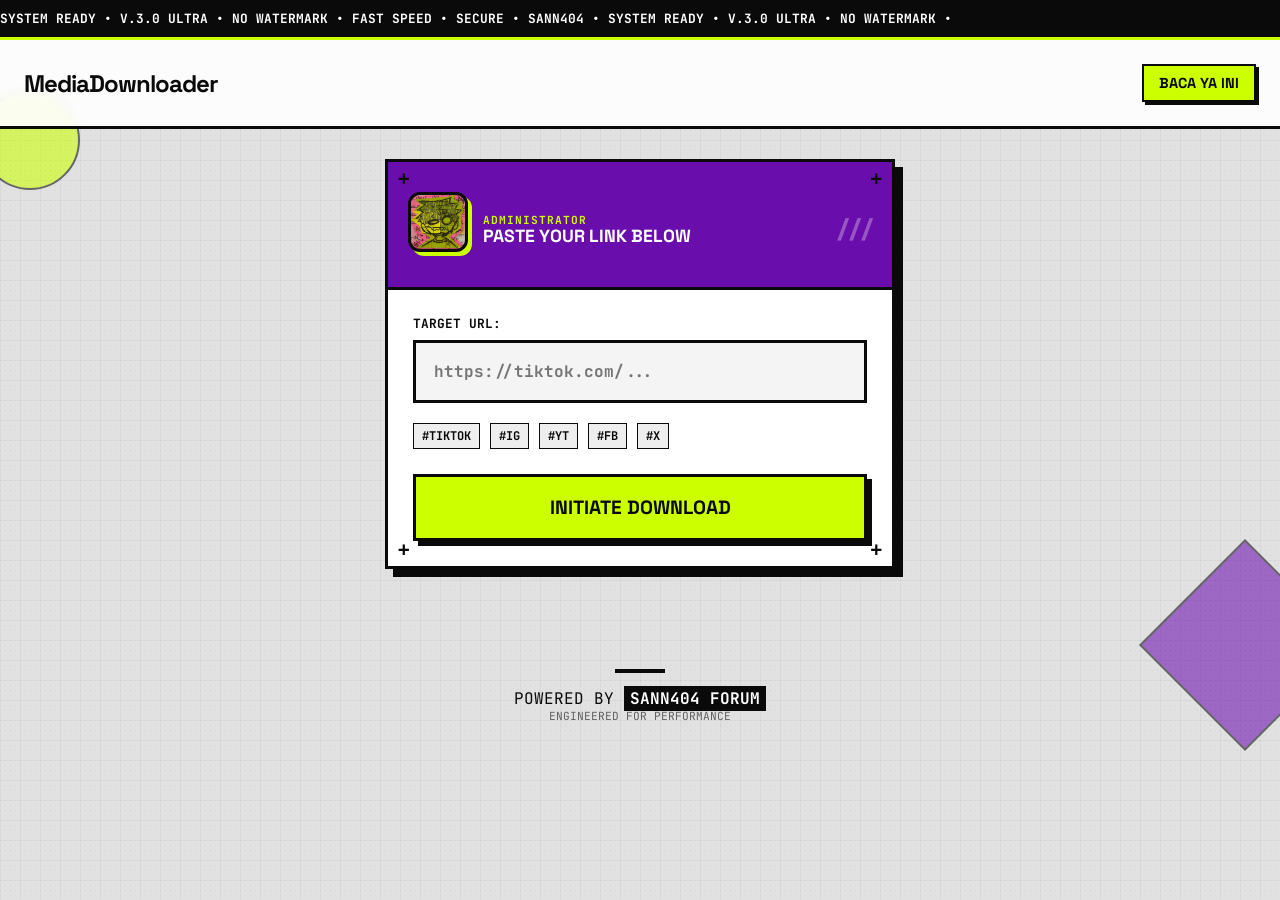
<file: public/index.html>
<!DOCTYPE html>
<html lang="id">
<head>
    <meta charset="UTF-8">
    <meta name="viewport" content="width=device-width, initial-scale=1.0">
    <title>MEDIA DOWNLOADER ULTRA</title>
    <link rel="preconnect" href="https://fonts.googleapis.com">
    <link rel="preconnect" href="https://fonts.gstatic.com" crossorigin>
    <link href="https://fonts.googleapis.com/css2?family=JetBrains+Mono:wght@400;800&family=Space+Grotesk:wght@300;700;900&display=swap" rel="stylesheet">
    <link rel="stylesheet" href="style.css">
</head>
<body>

    <div class="bg-noise"></div>
    <div class="floating-shape shape-1"></div>
    <div class="floating-shape shape-2"></div>

    <div class="marquee-top">
        <div class="marquee-content">
            SYSTEM READY • V.3.0 ULTRA • NO WATERMARK • FAST SPEED • SECURE • SANN404 • SYSTEM READY • V.3.0 ULTRA • NO WATERMARK •
        </div>
    </div>

    <nav class="navbar">
        <div class="brand-container">
            <div class="brand-glitch" data-text="MD-ULTRA">MediaDownloader</div>
        </div>
       
        <a href="docs.html" class="nav-btn">BACA YA INI</a>
    </nav>

    <div class="container">
        
        <div class="cyber-card main-card">
            <div class="screw top-left">+</div>
            <div class="screw top-right">+</div>
            <div class="screw bottom-left">+</div>
            <div class="screw bottom-right">+</div>

            <div class="card-header-visual">
                <div class="profile-section">
                    <img src="63985eb0b043dbf2bcdc175f50acb386.jpg" alt="User Profile" class="avatar-img" id="userAvatar">
                    <div class="profile-info">
                        <span class="user-role">ADMINISTRATOR</span>
                        <span class="user-action">PASTE YOUR LINK BELOW</span>
                    </div>
                </div>
                <div class="decor-lines">///</div>
            </div>
            
            <div class="card-body">
                <div class="input-wrapper">
                    <div class="input-label">TARGET URL:</div>
                    <input type="text" id="urlInput" class="cyber-input" placeholder="https://tiktok.com/..." autocomplete="off">
                    <div class="input-focus-border"></div>
                </div>

                <div class="platform-tags">
                    <span>#TIKTOK</span> <span>#IG</span> <span>#YT</span> <span>#FB</span> <span>#X</span>
                </div>
                
                <button id="downloadBtn" onclick="fetchMedia()" class="cyber-button">
                    <span class="btn-text">INITIATE DOWNLOAD</span>
                    <span class="btn-glare"></span>
                </button>
            </div>
        </div>

        <div id="loading" class="cyber-card hidden" style="text-align: center; padding: 40px;">
            <div class="scanner"></div>
            <p class="blink-text">PROCESSING DATA STREAM...</p>
        </div>

        <div id="error-msg" class="cyber-card error-state hidden">
            <div class="error-header">SYSTEM ERROR</div>
            <div class="error-body" id="error-text"></div>
        </div>

        <div id="result" class="result-stack"></div>

        <footer class="sann-footer">
            <div class="footer-line"></div>
            <p>POWERED BY <span class="sann-highlight">SANN404 FORUM</span></p>
            <p style="font-size: 0.7rem; opacity: 0.6;">ENGINEERED FOR PERFORMANCE</p>
        </footer>

    </div>

    <script src="script.js"></script>
</body>
</html>
</file>
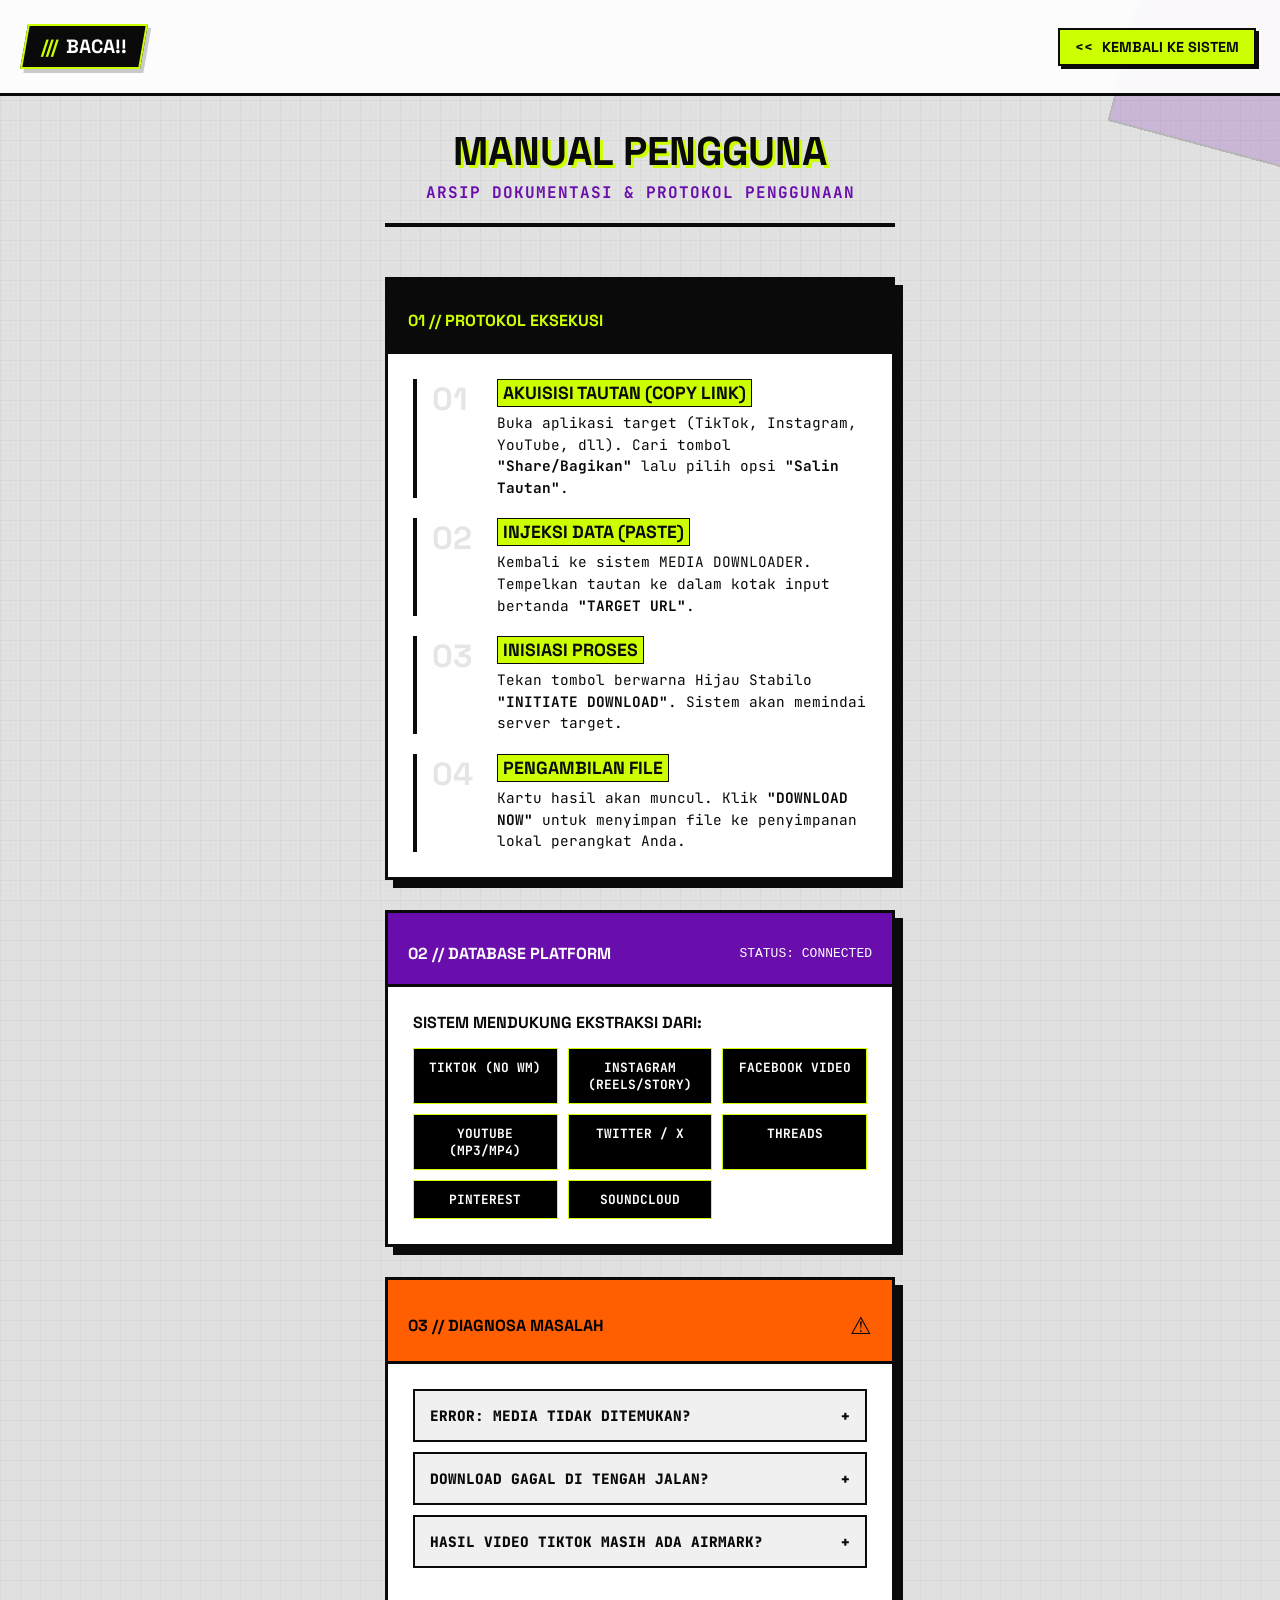
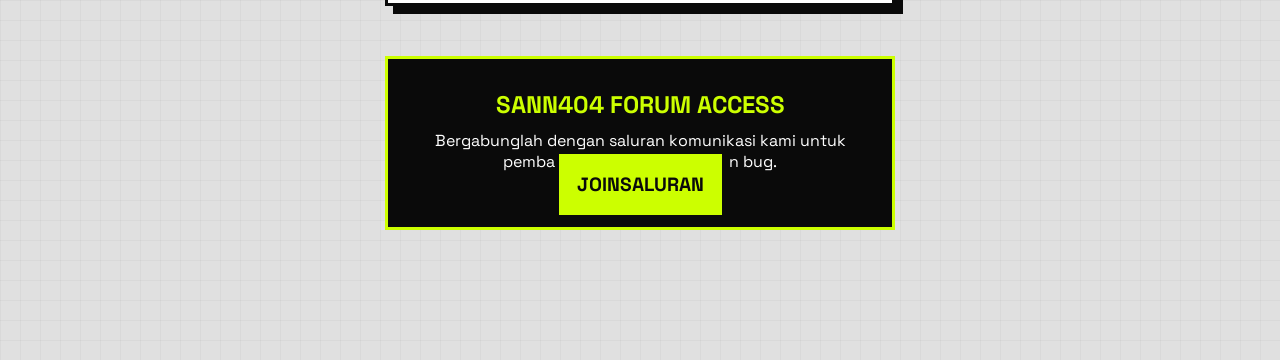
<file: public/docs.html>
<!DOCTYPE html>
<html lang="id">
<head>
    <meta charset="UTF-8">
    <meta name="viewport" content="width=device-width, initial-scale=1.0">
    <title>DOKUMENTASI SISTEM - V3</title>
    <link rel="preconnect" href="https://fonts.googleapis.com">
    <link rel="preconnect" href="https://fonts.gstatic.com" crossorigin>
    <link href="https://fonts.googleapis.com/css2?family=JetBrains+Mono:wght@400;800&family=Space+Grotesk:wght@300;700;900&display=swap" rel="stylesheet">
    <link rel="stylesheet" href="style.css">
</head>
<body>

    <div class="bg-noise"></div>
    <div class="floating-shape shape-doc-1"></div>

    <nav class="navbar">
        <div class="brand-box">
            <div class="brand-icon">///</div>
            <div class="brand-text">BACA!!</div>
        </div>
        
        <a href="index.html" class="nav-btn">
            <span style="margin-right:5px;">&lt;&lt;</span> KEMBALI KE SISTEM
        </a>
    </nav>

    <div class="container docs-container">
        
        <div class="cyber-header">
            <h1>MANUAL PENGGUNA</h1>
            <p>ARSIP DOKUMENTASI & PROTOKOL PENGGUNAAN</p>
            <div class="scan-line"></div>
        </div>

        <div class="cyber-card">
            <div class="card-header-visual" style="background: var(--main-black);">
                <span style="color: var(--accent-secondary); font-weight:900;">01 // PROTOKOL EKSEKUSI</span>
                <span class="status-dot"></span>
            </div>
            
            <div class="card-body">
                <div class="step-list">
                    <div class="step-item">
                        <div class="step-number">01</div>
                        <div class="step-content">
                            <h3>AKUISISI TAUTAN (COPY LINK)</h3>
                            <p>Buka aplikasi target (TikTok, Instagram, YouTube, dll). Cari tombol <strong>"Share/Bagikan"</strong> lalu pilih opsi <strong>"Salin Tautan"</strong>.</p>
                        </div>
                    </div>
                    <div class="step-item">
                        <div class="step-number">02</div>
                        <div class="step-content">
                            <h3>INJEKSI DATA (PASTE)</h3>
                            <p>Kembali ke sistem MEDIA DOWNLOADER. Tempelkan tautan ke dalam kotak input bertanda <strong>"TARGET URL"</strong>.</p>
                        </div>
                    </div>
                    <div class="step-item">
                        <div class="step-number">03</div>
                        <div class="step-content">
                            <h3>INISIASI PROSES</h3>
                            <p>Tekan tombol berwarna Hijau Stabilo <strong>"INITIATE DOWNLOAD"</strong>. Sistem akan memindai server target.</p>
                        </div>
                    </div>
                    <div class="step-item">
                        <div class="step-number">04</div>
                        <div class="step-content">
                            <h3>PENGAMBILAN FILE</h3>
                            <p>Kartu hasil akan muncul. Klik <strong>"DOWNLOAD NOW"</strong> untuk menyimpan file ke penyimpanan lokal perangkat Anda.</p>
                        </div>
                    </div>
                </div>
            </div>
        </div>

        <div class="cyber-card">
            <div class="card-header-visual" style="background: var(--accent-primary);">
                <span style="color: #fff; font-weight:900;">02 // DATABASE PLATFORM</span>
                <div style="color: #fff; font-family: monospace;">STATUS: CONNECTED</div>
            </div>
            <div class="card-body">
                <p style="margin-bottom: 15px; font-weight: bold;">SISTEM MENDUKUNG EKSTRAKSI DARI:</p>
                <div class="platform-grid">
                    <div class="p-item">TIKTOK (NO WM)</div>
                    <div class="p-item">INSTAGRAM (REELS/STORY)</div>
                    <div class="p-item">FACEBOOK VIDEO</div>
                    <div class="p-item">YOUTUBE (MP3/MP4)</div>
                    <div class="p-item">TWITTER / X</div>
                    <div class="p-item">THREADS</div>
                    <div class="p-item">PINTEREST</div>
                    <div class="p-item">SOUNDCLOUD</div>
                </div>
            </div>
        </div>

        <div class="cyber-card error-log-style">
            <div class="card-header-visual" style="background: var(--accent-tertiary);">
                <span style="color: #000; font-weight:900;">03 // DIAGNOSA MASALAH</span>
                <span style="font-size:1.5rem;">⚠</span>
            </div>
            <div class="card-body">
                <details class="faq-box">
                    <summary>ERROR: MEDIA TIDAK DITEMUKAN?</summary>
                    <p>Pastikan akun target tidak diprivat (Private Account). Sistem tidak dapat menembus akun yang dikunci.</p>
                </details>
                <details class="faq-box">
                    <summary>DOWNLOAD GAGAL DI TENGAH JALAN?</summary>
                    <p>Koneksi internet Anda mungkin tidak stabil. Coba refresh halaman dan ulangi proses inisiasi.</p>
                </details>
                <details class="faq-box">
                    <summary>HASIL VIDEO TIKTOK MASIH ADA AIRMARK?</summary>
                    <p>Sistem secara otomatis mencoba mengambil versi 'No Watermark'. Jika gagal, server sumber mungkin sedang maintenance.</p>
                </details>
            </div>
        </div>

        <div class="dev-zone">
            <div class="dev-title">SANN404 FORUM ACCESS</div>
            <p>Bergabunglah dengan saluran komunikasi kami untuk pembaruan sistem & pelaporan bug.</p>
            <a href="https://whatsapp.com/channel/0029Vb6ukqnHQbS4mKP0j80L" target="_blank" class="cyber-button" style="text-align: center; text-decoration: none;">
              JoinSaluran
            </a>
        </div>

    </div>

    <script src="script.js"></script>
</body>
</html>
</file>
<file: public/style.css>
/* --- VARIABLES & PALETTE --- */
:root {
    --bg-color: #e0e0e0;
    --main-black: #0a0a0a;
    --card-bg: #ffffff;
    
    /* PALET WARNA BARU (NO MORE PINK) */
    --accent-primary: #6a0dad;  /* Deep Electric Violet */
    --accent-secondary: #ccff00; /* Toxic Lime */
    --accent-tertiary: #ff5f00;  /* Industrial Orange */
    
    --border-width: 3px;
    --font-head: 'Space Grotesk', sans-serif;
    --font-mono: 'JetBrains Mono', monospace;
}

* { box-sizing: border-box; margin: 0; padding: 0; }

body {
    font-family: var(--font-head);
    background-color: var(--bg-color);
    color: var(--main-black);
    min-height: 100vh;
    overflow-x: hidden;
    padding-bottom: 100px;
    background-image: 
        linear-gradient(rgba(0,0,0,0.03) 1px, transparent 1px),
        linear-gradient(90deg, rgba(0,0,0,0.03) 1px, transparent 1px);
    background-size: 20px 20px;
}

/* --- DECORATION & NOISE --- */
.bg-noise {
    position: fixed; top: 0; left: 0; width: 100%; height: 100%;
    opacity: 0.04;
    pointer-events: none;
    z-index: -1;
    background: url('[data-uri]');
}

.floating-shape {
    position: fixed;
    z-index: -2;
    border: 2px solid var(--main-black);
    background: var(--accent-secondary);
    opacity: 0.6;
}
.shape-1 { width: 100px; height: 100px; top: 10%; left: -20px; border-radius: 50%; }
.shape-2 { width: 150px; height: 150px; bottom: 20%; right: -40px; transform: rotate(45deg); background: var(--accent-primary); }

/* --- MARQUEE --- */
.marquee-top {
    background: var(--main-black);
    color: var(--card-bg);
    padding: 10px 0;
    font-family: var(--font-mono);
    font-size: 0.8rem;
    font-weight: bold;
    border-bottom: var(--border-width) solid var(--accent-secondary);
    overflow: hidden;
    white-space: nowrap;
}
.marquee-content { display: inline-block; animation: scrollLeft 15s linear infinite; }
@keyframes scrollLeft { from { transform: translateX(0); } to { transform: translateX(-50%); } }

/* --- NAVBAR --- */
/* --- UPDATE BRAND LOGO (SIDEBAR TEXT) --- */
.brand-box {
    display: flex;
    align-items: center;
    gap: 10px;
    background: var(--main-black);
    padding: 8px 15px;
    transform: skewX(-10deg); /* Miring biar futuristik */
    border: 2px solid var(--accent-secondary);
    box-shadow: 4px 4px 0 rgba(0,0,0,0.2);
}

.brand-icon {
    color: var(--accent-secondary);
    font-weight: 900;
    font-size: 1.2rem;
    letter-spacing: -2px;
    transform: skewX(10deg); /* Balikin miringnya teks */
}

.brand-text {
    color: #fff;
    font-weight: 900;
    font-size: 1.2rem;
    font-family: var(--font-head);
    transform: skewX(10deg);
}

.version-tag {
    background: var(--accent-primary);
    padding: 2px 5px;
    font-size: 0.6rem;
    border-radius: 4px;
    vertical-align: middle;
    margin-left: 5px;
    border: 1px solid #fff;
}

/* --- UPDATE HALAMAN DOKUMENTASI --- */
.docs-container {
    max-width: 700px; /* Lebih lebar sedikit dari home */
}

.cyber-header {
    text-align: center;
    margin-bottom: 20px;
    border-bottom: 4px solid var(--main-black);
    padding-bottom: 20px;
    position: relative;
}

.cyber-header h1 {
    font-size: 2.5rem;
    font-weight: 900;
    text-transform: uppercase;
    color: var(--main-black);
    text-shadow: 3px 3px 0 var(--accent-secondary);
    margin-bottom: 5px;
}

.cyber-header p {
    font-family: var(--font-mono);
    font-weight: bold;
    color: var(--accent-primary);
    letter-spacing: 1px;
}

/* Timeline Steps */
.step-list {
    display: flex;
    flex-direction: column;
    gap: 20px;
}

.step-item {
    display: flex;
    gap: 15px;
    border-left: 4px solid var(--main-black);
    padding-left: 15px;
    position: relative;
}

.step-number {
    font-size: 2rem;
    font-weight: 900;
    color: rgba(0,0,0,0.1);
    font-family: var(--font-head);
    min-width: 50px;
}

.step-content h3 {
    font-size: 1.1rem;
    font-weight: 800;
    text-transform: uppercase;
    margin-bottom: 5px;
    background: var(--accent-secondary);
    display: inline-block;
    padding: 2px 5px;
    border: 1px solid var(--main-black);
}

.step-content p {
    font-size: 0.9rem;
    line-height: 1.5;
    font-family: var(--font-mono);
}

/* Platform Grid */
.platform-grid {
    display: grid;
    grid-template-columns: repeat(auto-fill, minmax(140px, 1fr));
    gap: 10px;
}

.p-item {
    background: #000;
    color: #fff;
    padding: 10px;
    font-size: 0.8rem;
    font-weight: bold;
    text-align: center;
    border: 1px solid var(--accent-secondary);
    font-family: var(--font-mono);
}
.p-item:hover {
    background: var(--accent-secondary);
    color: #000;
}

/* FAQ Styling */
.faq-box {
    border: 2px solid var(--main-black);
    margin-bottom: 10px;
    background: #fff;
}

.faq-box summary {
    padding: 15px;
    font-weight: 800;
    cursor: pointer;
    list-style: none;
    background: #f0f0f0;
    font-family: var(--font-mono);
    font-size: 0.9rem;
}

.faq-box summary::after {
    content: "+"; 
    float: right; 
    font-weight: 900;
}

.faq-box[open] summary {
    background: var(--accent-tertiary);
    color: #fff;
}

.faq-box p {
    padding: 15px;
    border-top: 2px solid var(--main-black);
    font-size: 0.9rem;
}

/* Dev Zone Footer Docs */
.dev-zone {
    text-align: center;
    background: var(--main-black);
    color: #fff;
    padding: 30px;
    border: 3px solid var(--accent-secondary);
    margin-top: 20px;
    position: relative;
    overflow: hidden;
}

.dev-title {
    font-size: 1.5rem;
    font-weight: 900;
    color: var(--accent-secondary);
    margin-bottom: 10px;
}

.shape-doc-1 {
    width: 200px;
    height: 200px;
    background: var(--accent-primary);
    border-radius: 0;
    transform: rotate(15deg);
    top: -50px;
    right: -50px;
    opacity: 0.2;
}

.navbar {
    display: flex; justify-content: space-between; align-items: center;
    padding: 1.5rem;
    background: rgba(255,255,255,0.9);
    backdrop-filter: blur(5px);
    border-bottom: var(--border-width) solid var(--main-black);
    position: sticky; top: 0; z-index: 100;
}

.brand-glitch {
    font-weight: 900; font-size: 1.5rem; letter-spacing: -1px;
    position: relative;
    color: var(--main-black);
}
.brand-glitch::before {
    content: attr(data-text); position: absolute; left: 2px; text-shadow: -1px 0 var(--accent-primary);
    top: 0; color: var(--main-black); background: var(--bg-color); overflow: hidden; clip: rect(0, 900px, 0, 0); animation: glitch 2s infinite linear alternate-reverse;
}

.status-badge {
    display: flex; align-items: center; gap: 5px;
    font-family: var(--font-mono); font-size: 0.7rem; font-weight: bold;
    border: 1px solid var(--main-black); padding: 4px 8px; border-radius: 20px; background: #fff;
}
.dot { width: 8px; height: 8px; background: #00ff00; border-radius: 50%; box-shadow: 0 0 5px #00ff00; }

.nav-btn {
    text-decoration: none; color: var(--main-black); font-weight: 800;
    background: var(--accent-secondary); border: 2px solid var(--main-black);
    padding: 8px 15px; box-shadow: 3px 3px 0 var(--main-black);
    font-size: 0.9rem;
}

/* --- CONTAINER & CARD --- */
.container { max-width: 550px; margin: 30px auto; padding: 0 20px; display: flex; flex-direction: column; gap: 30px; }

.cyber-card {
    background: var(--card-bg);
    border: var(--border-width) solid var(--main-black);
    box-shadow: 8px 8px 0 var(--main-black); /* Shadow lebih tebal */
    position: relative;
    overflow: hidden;
}

/* Dekorasi Sekrup */
.screw { position: absolute; font-family: monospace; font-weight: bold; font-size: 1.2rem; pointer-events: none; }
.top-left { top: 5px; left: 10px; } .top-right { top: 5px; right: 10px; }
.bottom-left { bottom: 5px; left: 10px; } .bottom-right { bottom: 5px; right: 10px; }

/* HEADER VISUAL BARU */
.card-header-visual {
    background: var(--accent-primary);
    padding: 30px 20px 20px 20px;
    border-bottom: var(--border-width) solid var(--main-black);
    display: flex;
    justify-content: space-between;
    align-items: center;
}

.profile-section { display: flex; align-items: center; gap: 15px; }

/* AVATAR STYLING */
.avatar-img {
    width: 60px; height: 60px;
    border: 3px solid var(--main-black);
    background: #fff;
    border-radius: 12px; /* Kotak rounded */
    box-shadow: 4px 4px 0 var(--accent-secondary);
}

.profile-info { display: flex; flex-direction: column; }
.user-role { font-family: var(--font-mono); font-size: 0.7rem; color: var(--accent-secondary); font-weight: bold; letter-spacing: 1px; }
.user-action { font-weight: 900; color: #fff; font-size: 1.1rem; text-transform: uppercase; line-height: 1.1; }

.decor-lines { font-family: var(--font-mono); color: rgba(255,255,255,0.3); font-weight: 900; font-size: 1.5rem; letter-spacing: -2px; }

/* --- INPUT SECTION --- */
.card-body { padding: 25px; }
.input-wrapper { position: relative; margin-bottom: 20px; }
.input-label { font-family: var(--font-mono); font-weight: bold; font-size: 0.8rem; margin-bottom: 8px; display: block; }

.cyber-input {
    width: 100%; padding: 18px;
    border: 3px solid var(--main-black);
    background: #f4f4f4;
    font-family: var(--font-mono); font-size: 1rem; font-weight: bold;
    outline: none; transition: 0.2s;
}
.cyber-input:focus { background: #fff; border-color: var(--accent-tertiary); }

.platform-tags { display: flex; gap: 10px; margin-bottom: 25px; flex-wrap: wrap; }
.platform-tags span {
    font-size: 0.75rem; font-weight: bold; background: #eee;
    padding: 4px 8px; border: 1px solid var(--main-black);
    font-family: var(--font-mono);
}

/* --- BUTTON UTAMA --- */
.cyber-button {
    width: 100%; padding: 18px;
    border: 3px solid var(--main-black);
    background: var(--accent-secondary); /* WARNA LIME */
    color: var(--main-black);
    font-family: var(--font-head); font-weight: 900; font-size: 1.2rem;
    text-transform: uppercase; cursor: pointer;
    position: relative; overflow: hidden;
    box-shadow: 5px 5px 0 var(--main-black);
    transition: all 0.1s;
}
.cyber-button:active { transform: translate(3px, 3px); box-shadow: 2px 2px 0 var(--main-black); }
.cyber-button:hover { background: #bfff00; }

/* --- RESULT CARD STYLING --- */
.result-card {
    background: #fff; border: 3px solid var(--main-black);
    margin-bottom: 20px; padding: 0; box-shadow: 8px 8px 0 rgba(0,0,0,0.2);
}
.result-header {
    background: var(--main-black); color: #fff;
    padding: 10px 15px; display: flex; justify-content: space-between; align-items: center;
}
.result-badge { background: var(--accent-tertiary); color: #000; font-weight: bold; padding: 2px 6px; font-size: 0.7rem; border: 1px solid #fff; }
.result-body { padding: 15px; }

/* MEDIA CONTENT */
video, img, audio { width: 100%; border: 2px solid var(--main-black); display: block; margin-bottom: 15px; }

/* --- FOOTER SANN404 --- */
.sann-footer {
    text-align: center; margin-top: 40px; padding-bottom: 20px;
    font-family: var(--font-mono);
}
.footer-line { width: 50px; height: 4px; background: var(--main-black); margin: 0 auto 15px auto; }
.sann-highlight { background: var(--main-black); color: #fff; padding: 2px 6px; font-weight: bold; }

/* --- UTILITIES --- */
.hidden { display: none !important; }

/* LOADING ANIMATION */
.scanner { width: 100%; height: 4px; background: var(--accent-primary); animation: scan 2s infinite ease-in-out; margin-bottom: 15px; }
@keyframes scan { 0% { width: 0; } 50% { width: 100%; } 100% { width: 0; margin-left: auto; } }
.blink-text { font-family: var(--font-mono); font-weight: bold; animation: blink 1s infinite; }
@keyframes blink { 50% { opacity: 0.5; } }

/* ERROR CARD */
.error-state { border-color: red; box-shadow: 8px 8px 0 red; }
.error-header { background: red; color: white; padding: 10px; font-weight: bold; }
.error-body { padding: 20px; color: red; font-family: var(--font-mono); font-weight: bold; }

@keyframes glitch { 0% { clip: rect(20px, 9999px, 10px, 0); } 100% { clip: rect(50px, 9999px, 80px, 0); } }
</file>
